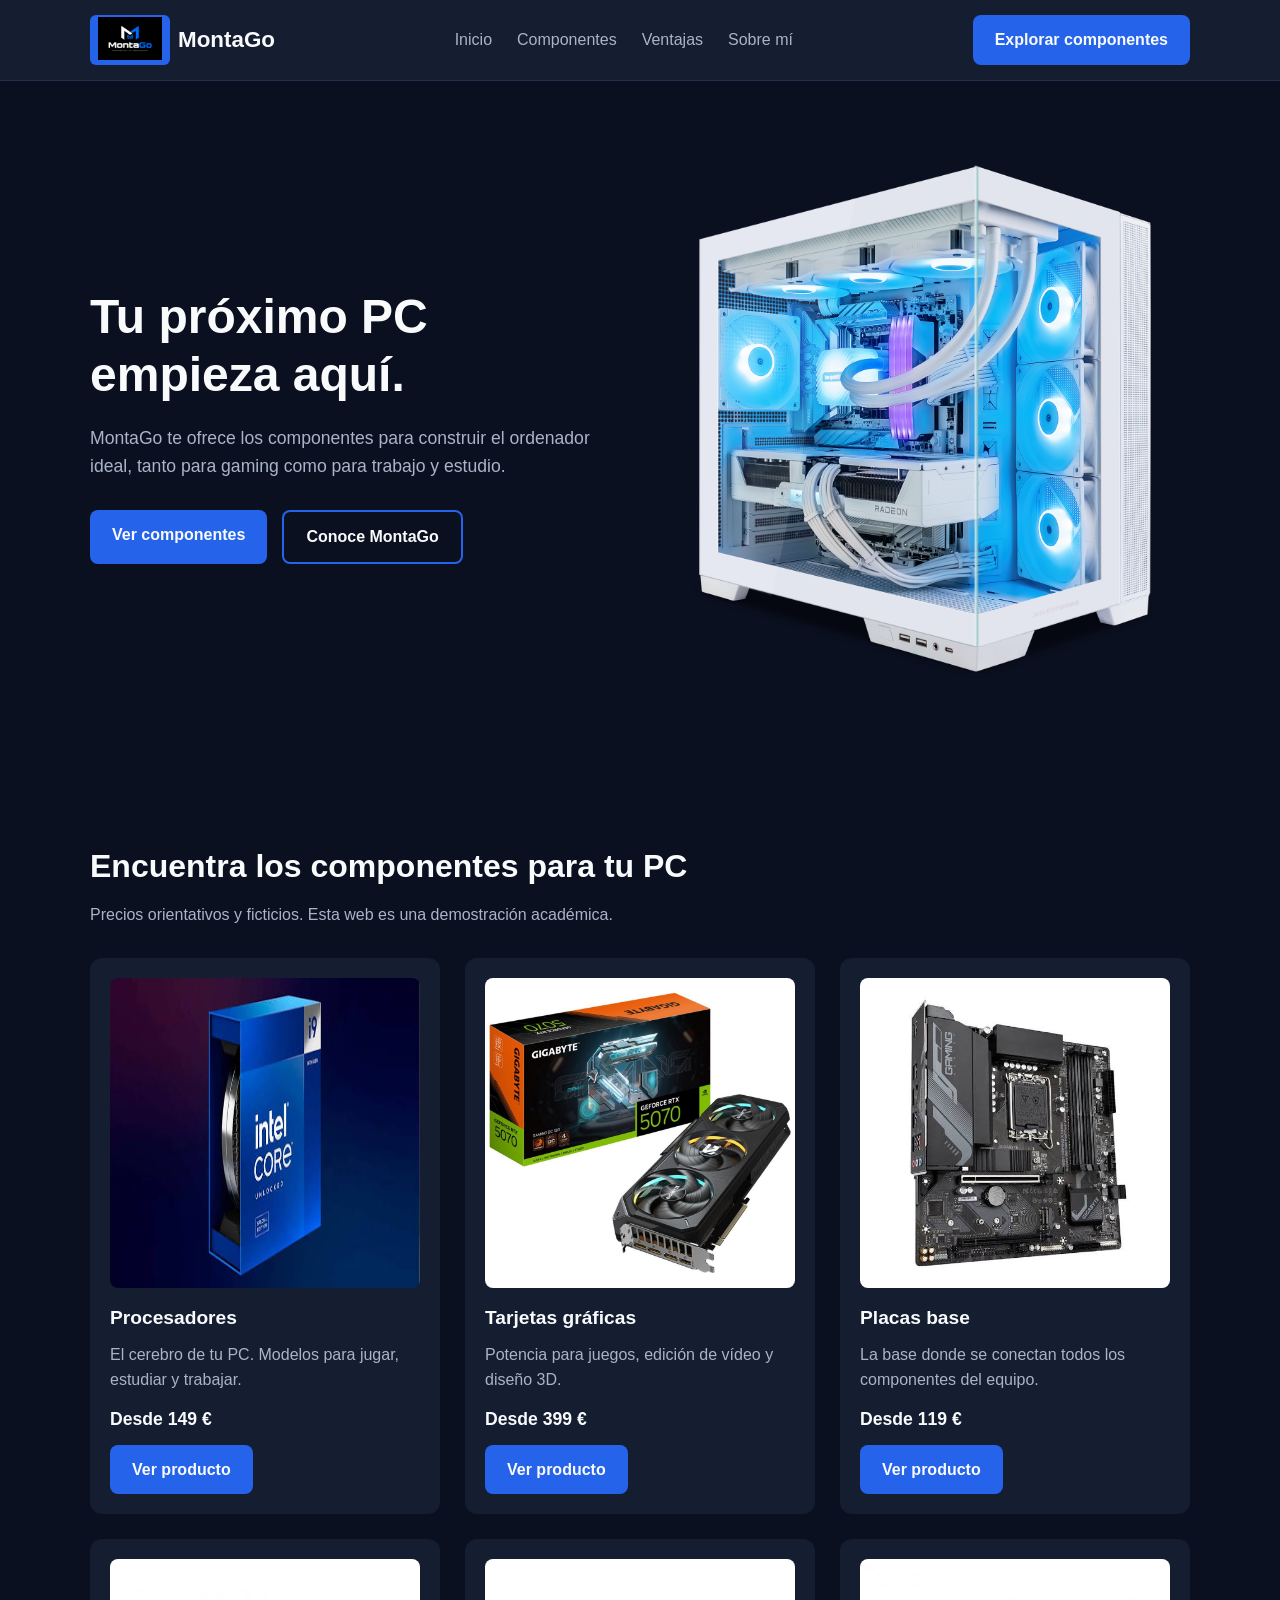
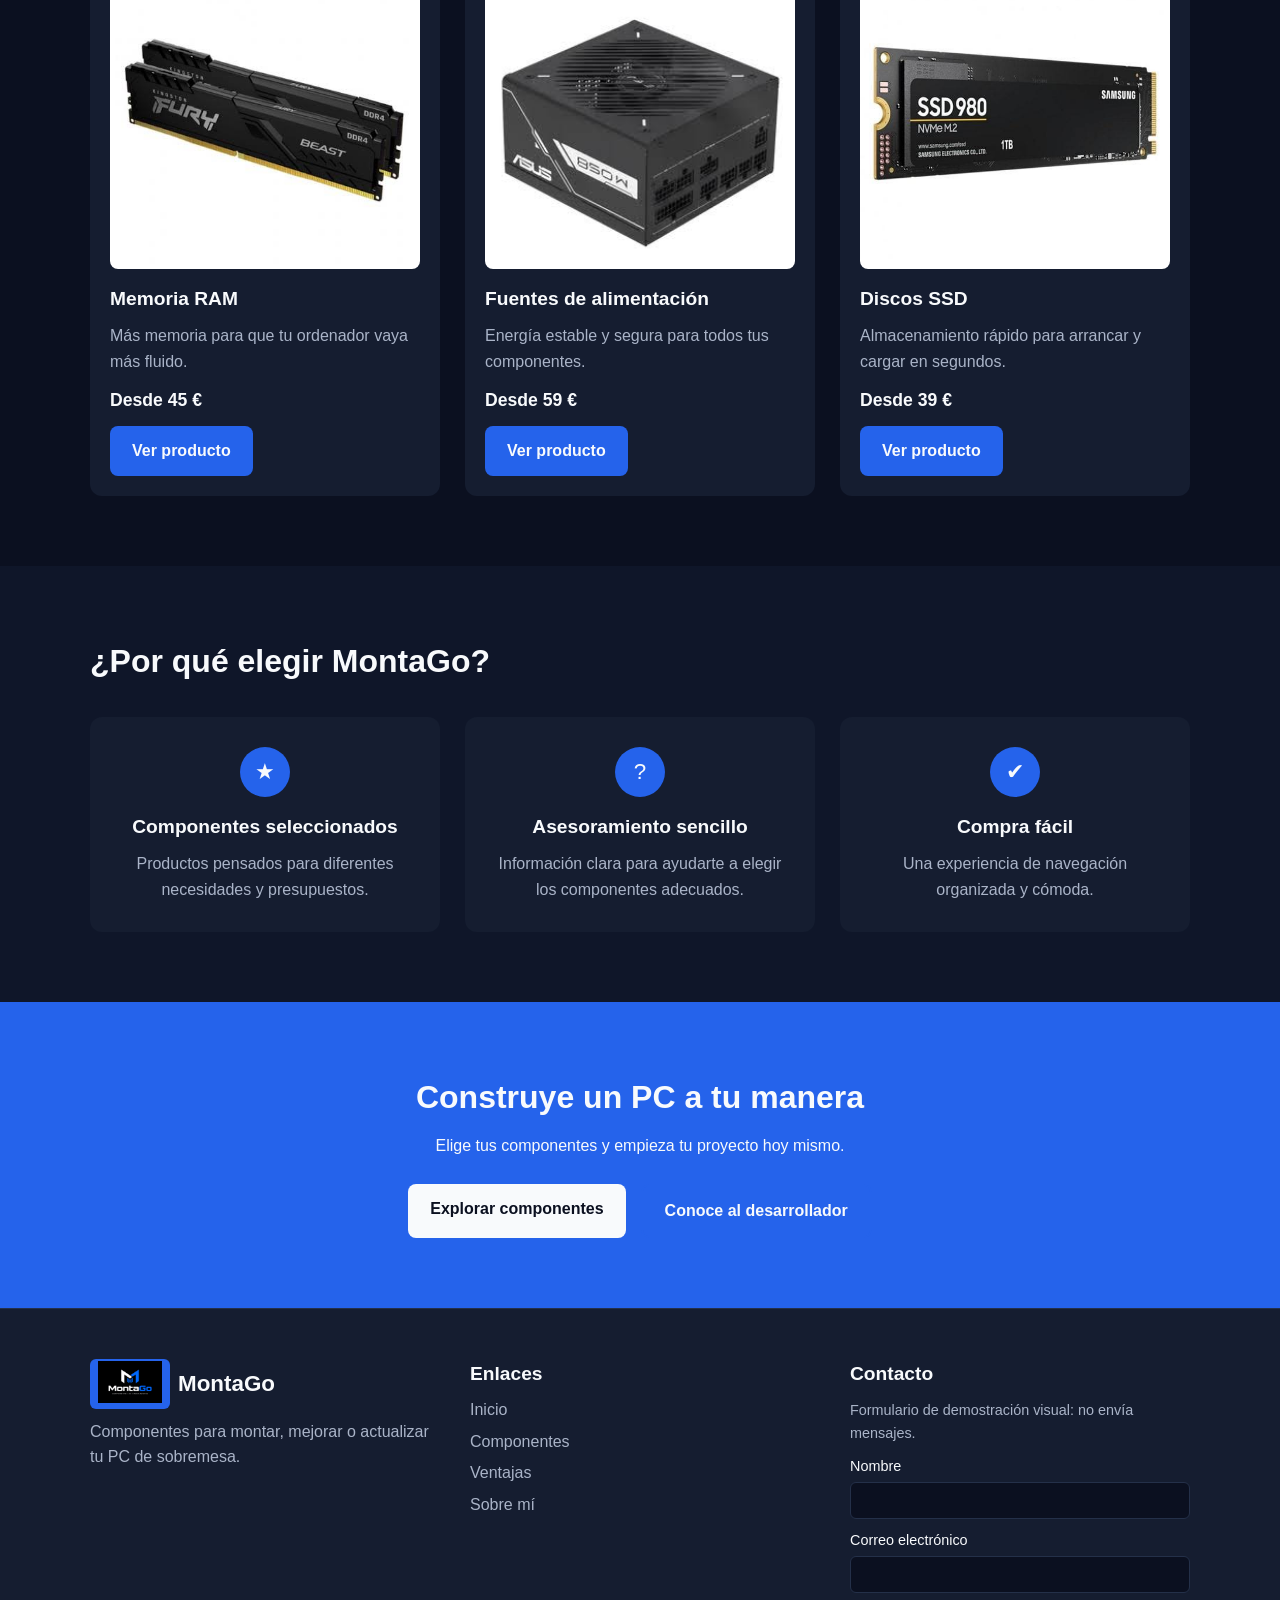
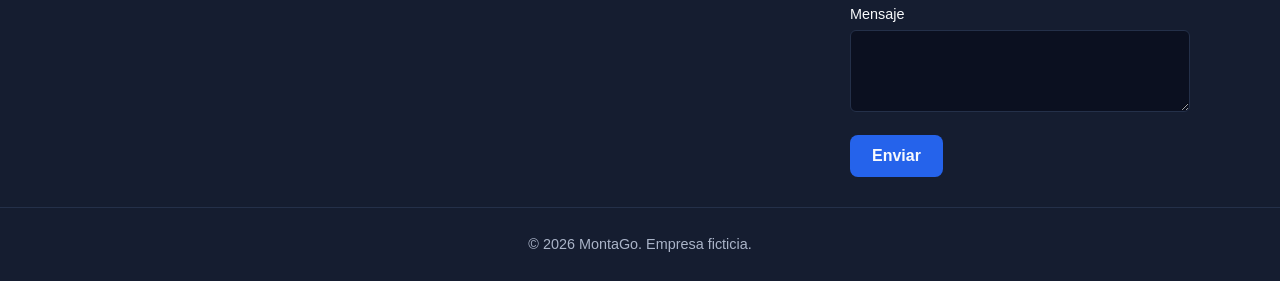
<file: index.html>
<!DOCTYPE html>
<html lang="es">
<head>
    <meta charset="UTF-8">
    <meta name="viewport" content="width=device-width, initial-scale=1.0">
    <title>MontaGo - Componentes para tu PC</title>
    <link rel="stylesheet" href="styles.css">
</head>
<body>

    <header class="cabecera">
        <div class="contenedor cabecera-contenido">

            <a href="index.html" class="logo">
                <span class="logo-simbolo"><img src="./imagenes/logo_MontaGo.png" alt="Logo de MontaGo"></span>
                <span class="logo-texto">MontaGo</span>
            </a>

            <nav class="menu">
                <a href="#inicio">Inicio</a>
                <a href="#componentes">Componentes</a>
                <a href="#ventajas">Ventajas</a>
                <a href="sobre-mi.html">Sobre mí</a>
            </nav>

            <a href="#componentes" class="boton">Explorar componentes</a>
        </div>
    </header>

    <main>

        <section class="hero" id="inicio">
            <div class="contenedor hero-contenido">

                <div class="hero-texto">
                    <h1>Tu próximo PC empieza aquí.</h1>
                    <p>
                        MontaGo te ofrece los componentes para construir el ordenador ideal,
                        tanto para gaming como para trabajo y estudio.
                    </p>
                    <div class="hero-botones">
                        <a href="#componentes" class="boton">Ver componentes</a>
                        <a href="#ventajas" class="boton boton-secundario">Conoce MontaGo</a>
                    </div>
                </div>

                <div class="hero-imagen">
                    <img src="./imagenes/pc_gaming_go.jpg" alt="Ordenador gaming con componentes iluminados">
                </div>
            </div>
        </section>

        <section class="seccion" id="componentes">
            <div class="contenedor">
                <h2>Encuentra los componentes para tu PC</h2>
                <p class="seccion-subtitulo">
                    Precios orientativos y ficticios. Esta web es una demostración académica.
                </p>

                <div class="rejilla-productos">

                    <article class="tarjeta">
                        <img src="./imagenes/procesador_go.jpg" alt="Procesador CPU" width="300" height="310">
                        <h3>Procesadores</h3>
                        <p>El cerebro de tu PC. Modelos para jugar, estudiar y trabajar.</p>
                        <p class="precio">Desde 149 €</p>
                        <a href="#componentes" class="boton">Ver producto</a>
                    </article>

                    <article class="tarjeta">
                        <img src="./imagenes/tarjeta_grafica_go.jpg" alt="Tarjeta gráfica GPU">
                        <h3>Tarjetas gráficas</h3>
                        <p>Potencia para juegos, edición de vídeo y diseño 3D.</p>
                        <p class="precio">Desde 399 €</p>
                        <a href="#componentes" class="boton">Ver producto</a>
                    </article>

                    <article class="tarjeta">
                        <img src="./imagenes/placa_base_go.jpg" alt="Placa base de ordenador">
                        <h3>Placas base</h3>
                        <p>La base donde se conectan todos los componentes del equipo.</p>
                        <p class="precio">Desde 119 €</p>
                        <a href="#componentes" class="boton">Ver producto</a>
                    </article>

                    <article class="tarjeta">
                        <img src="./imagenes/ram_go.jpg" alt="Módulos de memoria RAM">
                        <h3>Memoria RAM</h3>
                        <p>Más memoria para que tu ordenador vaya más fluido.</p>
                        <p class="precio">Desde 45 €</p>
                        <a href="#componentes" class="boton">Ver producto</a>
                    </article>

                    <article class="tarjeta">
                        <img src="./imagenes/fuente_alimentacion_go.jpg" alt="Fuente de alimentación para PC">
                        <h3>Fuentes de alimentación</h3>
                        <p>Energía estable y segura para todos tus componentes.</p>
                        <p class="precio">Desde 59 €</p>
                        <a href="#componentes" class="boton">Ver producto</a>
                    </article>

                    <article class="tarjeta">
                        <img src="./imagenes/ssd_go.jpg" alt="Disco SSD de almacenamiento">
                        <h3>Discos SSD</h3>
                        <p>Almacenamiento rápido para arrancar y cargar en segundos.</p>
                        <p class="precio">Desde 39 €</p>
                        <a href="#componentes" class="boton">Ver producto</a>
                    </article>

                </div>
            </div>
        </section>

        <section class="seccion seccion-ventajas" id="ventajas">
            <div class="contenedor">
                <h2>¿Por qué elegir MontaGo?</h2>

                <div class="rejilla-ventajas">

                    <div class="ventaja">
                        <span class="icono">★</span>
                        <h3>Componentes seleccionados</h3>
                        <p>Productos pensados para diferentes necesidades y presupuestos.</p>
                    </div>

                    <div class="ventaja">
                        <span class="icono">?</span>
                        <h3>Asesoramiento sencillo</h3>
                        <p>Información clara para ayudarte a elegir los componentes adecuados.</p>
                    </div>

                    <div class="ventaja">
                        <span class="icono">✔</span>
                        <h3>Compra fácil</h3>
                        <p>Una experiencia de navegación organizada y cómoda.</p>
                    </div>

                </div>
            </div>
        </section>

        <section class="llamada-accion">
            <div class="contenedor">
                <h2>Construye un PC a tu manera</h2>
                <p>Elige tus componentes y empieza tu proyecto hoy mismo.</p>
                <div class="hero-botones centrado">
                    <a href="#componentes" class="boton boton-blanco">Explorar componentes</a>
                    <a href="sobre-mi.html" class="boton boton-secundario">Conoce al desarrollador</a>
                </div>
            </div>
        </section>

    </main>

    <footer class="pie">
        <div class="contenedor pie-contenido">


            <div class="pie-columna">
                <a href="index.html" class="logo">
                    <span class="logo-simbolo"><img src="./imagenes/logo_MontaGo.png" alt="Logo de MontaGo"></span>
                    <span class="logo-texto">MontaGo</span>
                </a>
                <p>Componentes para montar, mejorar o actualizar tu PC de sobremesa.</p>
            </div>

            <div class="pie-columna">
                <h3>Enlaces</h3>
                <ul>
                    <li><a href="#inicio">Inicio</a></li>
                    <li><a href="#componentes">Componentes</a></li>
                    <li><a href="#ventajas">Ventajas</a></li>
                    <li><a href="sobre-mi.html">Sobre mí</a></li>
                </ul>
            </div>

            <div class="pie-columna">
                <h3>Contacto</h3>
                <p class="nota">Formulario de demostración visual: no envía mensajes.</p>
                <form action="#" method="post">
                    <label for="nombre">Nombre</label>
                    <input type="text" id="nombre" name="nombre" required>

                    <label for="correo">Correo electrónico</label>
                    <input type="email" id="correo" name="correo" required>

                    <label for="mensaje">Mensaje</label>
                    <textarea id="mensaje" name="mensaje" rows="4" required></textarea>

                    <button type="submit" class="boton">Enviar</button>
                </form>
            </div>
        </div>

        <p class="derechos">© 2026 MontaGo. Empresa ficticia.</p>
    </footer>

</body>
</html>
</file>
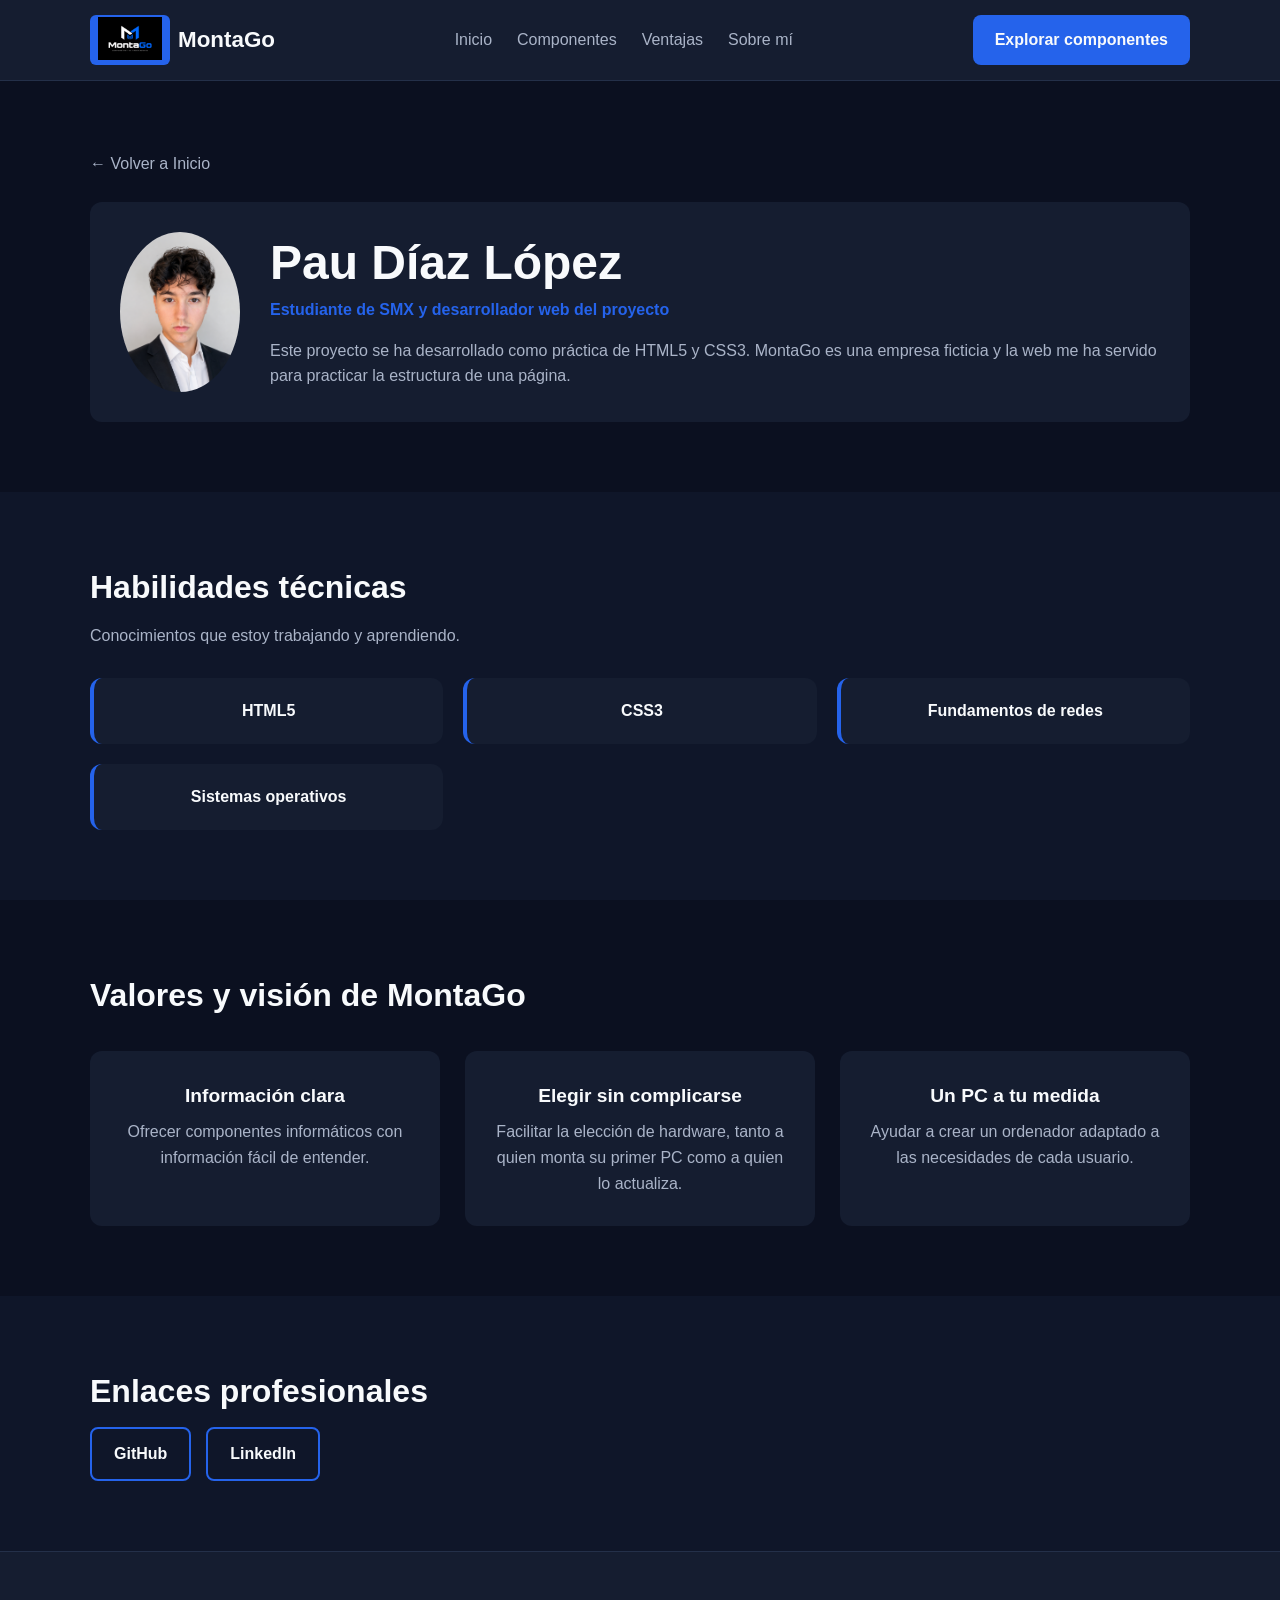
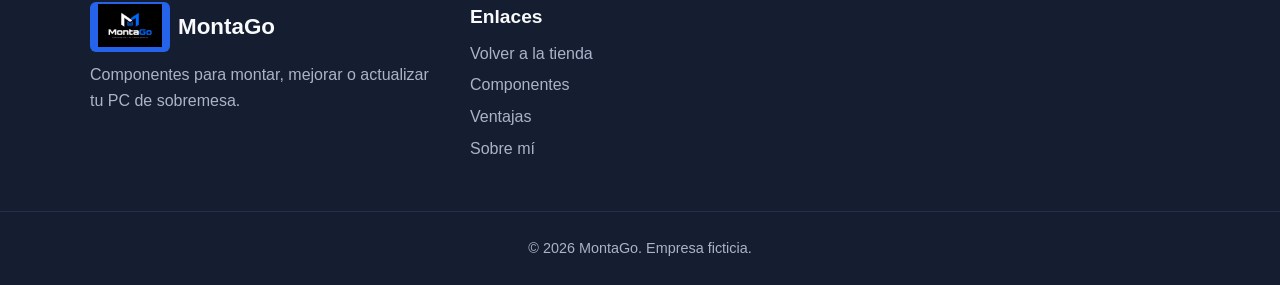
<file: sobre-mi.html>
<!DOCTYPE html>
<html lang="es">
<head>
    <meta charset="UTF-8">
    <meta name="viewport" content="width=device-width, initial-scale=1.0">
    <title>Sobre mí - MontaGo</title>
    <link rel="stylesheet" href="styles.css">
</head>
<body>

    <header class="cabecera">
        <div class="contenedor cabecera-contenido">

            <a href="index.html" class="logo">
                <span class="logo-simbolo"><img src="./imagenes/logo_MontaGo.png" alt="Logo de MontaGo"></span>
                <span class="logo-texto">MontaGo</span>
            </a>

            <nav class="menu">
                <a href="index.html">Inicio</a>
                <a href="index.html#componentes">Componentes</a>
                <a href="index.html#ventajas">Ventajas</a>
                <a href="sobre-mi.html">Sobre mí</a>
            </nav>

            <a href="index.html#componentes" class="boton">Explorar componentes</a>
        </div>
    </header>

    <main>

        <section class="seccion">
            <div class="contenedor">
            <a href="index.html" class="enlace-volver">← Volver a Inicio</a>

                <div class="perfil">
                    <img src="./imagenes/mifotoperfil.jpeg" alt="Foto de pefil mia">

                    <div>
                        <h1>Pau Díaz López</h1>
                        <p class="rol">Estudiante de SMX y desarrollador web del proyecto</p>
                        <p>
                            Este proyecto se ha desarrollado como práctica de HTML5 y CSS3.
                            MontaGo es una empresa ficticia y la web me ha servido para practicar
                            la estructura de una página.
                        </p>
                    </div>
                </div>
            </div>
        </section>

        <section class="seccion seccion-ventajas">
            <div class="contenedor">
                <h2>Habilidades técnicas</h2>
                <p class="seccion-subtitulo">Conocimientos que estoy trabajando y aprendiendo.</p>

                <div class="rejilla-habilidades">
                    <div class="habilidad">HTML5</div>
                    <div class="habilidad">CSS3</div>
                    <div class="habilidad">Fundamentos de redes</div>
                    <div class="habilidad">Sistemas operativos</div>
                </div>
            </div>
        </section>

        <section class="seccion">
            <div class="contenedor">
                <h2>Valores y visión de MontaGo</h2>

                <div class="rejilla-ventajas">
                    <div class="ventaja">
                        <h3>Información clara</h3>
                        <p>Ofrecer componentes informáticos con información fácil de entender.</p>
                    </div>
                    <div class="ventaja">
                        <h3>Elegir sin complicarse</h3>
                        <p>Facilitar la elección de hardware, tanto a quien monta su primer PC como a quien lo actualiza.</p>
                    </div>
                    <div class="ventaja">
                        <h3>Un PC a tu medida</h3>
                        <p>Ayudar a crear un ordenador adaptado a las necesidades de cada usuario.</p>
                    </div>
                </div>
            </div>
        </section>

        <section class="seccion seccion-ventajas">
            <div class="contenedor">
                <h2>Enlaces profesionales</h2>

                <div class="hero-botones">
                    <a href="https://github.com/Paudiazlopez" class="boton boton-secundario">GitHub</a>
                    <a href="https://www.linkedin.com/in/pau-diaz-lopez-872b4643b/" class="boton boton-secundario">LinkedIn</a>
                </div>
            </div>
        </section>

    </main>

    <footer class="pie">
        <div class="contenedor pie-contenido">

            <div class="pie-columna">
                <a href="index.html" class="logo">
                    <span class="logo-simbolo"><img src="./imagenes/logo_MontaGo.png" alt="Logo de MontaGo"></span>
                    <span class="logo-texto">MontaGo</span>
                </a>
                <p>Componentes para montar, mejorar o actualizar tu PC de sobremesa.</p>
            </div>

            <div class="pie-columna">
                <h3>Enlaces</h3>
                <ul>
                    <li><a href="index.html">Volver a la tienda</a></li>
                    <li><a href="index.html#componentes">Componentes</a></li>
                    <li><a href="index.html#ventajas">Ventajas</a></li>
                    <li><a href="sobre-mi.html">Sobre mí</a></li>
                </ul>
            </div>

            <div class="pie-columna">
                </ul>
            </div>
        </div>

        <p class="derechos">© 2026 MontaGo. Empresa ficticia.</p>
    </footer>

</body>
</html>
</file>
<file: styles.css>
* {
    margin: 0;
    padding: 0;
    box-sizing: border-box;
}


body {
    font-family: Arial, Helvetica, sans-serif;
    background-color: #0B1020;   /* fondo oscuro */
    color: #F8FAFC;              /* texto principal */
    line-height: 1.6;
}


img {
    max-width: 100%;
    display: block;
}

a {
    color: #F8FAFC;
    text-decoration: none;
}

h1 {
    font-size: 3rem;
    line-height: 1.2;
}

h2 {
    font-size: 2rem;
    margin-bottom: 10px;
}

h3 {
    font-size: 1.2rem;
    margin-bottom: 8px;
}


.contenedor {
    width: 90%;
    max-width: 1100px;
    margin: 0 auto;
}


.seccion {
    padding: 70px 0;
}


.seccion-ventajas {
    background-color: #0F1629;
}

.seccion-subtitulo {
    color: #AAB4C8;
    margin-bottom: 30px;
}

.boton {
    display: inline-block;
    background-color: #2563EB;
    color: #F8FAFC;
    padding: 12px 22px;
    border-radius: 8px;
    font-weight: bold;
    border: none;
    cursor: pointer;
    font-size: 1rem;
}

.boton:hover {
    background-color: #1D4ED8;
}

.boton-secundario {
    background-color: transparent;
    border: 2px solid #2563EB;
}

.boton-secundario:hover {
    background-color: #2563EB;
}


.boton-blanco {
    background-color: #F8FAFC;
    color: #0B1020;
}

.boton-blanco:hover {
    background-color: #AAB4C8;
}



.cabecera {
    background-color: #151D30;
    padding: 15px 0;
    border-bottom: 1px solid #243049;
}


.cabecera-contenido {
    display: flex;
    justify-content: space-between;
    align-items: center;
    gap: 20px;
}

.logo {
    display: flex;
    align-items: center;
    gap: 8px;
}

.logo-simbolo {
    background-color: #2563EB;
    color: #F8FAFC;
    padding: 2px 8px;
    border-radius: 6px;
    font-size: 1.2rem;
    width: 80px;
    height: 50px;
}

.logo-texto {
    font-size: 1.4rem;
    font-weight: bold;
}

.menu {
    display: flex;
    gap: 25px;
}

.menu a {
    color: #AAB4C8;
}

.menu a:hover {
    color: #F8FAFC;
}



.hero {
    padding: 80px 0;
}


.hero-contenido {
    display: flex;
    align-items: center;
    gap: 40px;
}

.hero-texto {
    flex: 1;
}

.hero-texto p {
    color: #AAB4C8;
    font-size: 1.1rem;
    margin: 20px 0 30px 0;
}

.hero-imagen {
    flex: 1;
}

.hero-imagen img {
    border-radius: 12px;
    width: 100%;
}

.hero-botones {
    display: flex;
    gap: 15px;
    flex-wrap: wrap;
}

.centrado {
    justify-content: center;
}


.rejilla-productos {
    display: grid;
    grid-template-columns: repeat(3, 1fr);
    gap: 25px;
}

.tarjeta {
    background-color: #151D30;
    padding: 20px;
    border-radius: 12px;
}

.tarjeta img {
    border-radius: 8px;
    margin-bottom: 15px;
    width: 100%;
}

.tarjeta p {
    color: #AAB4C8;
    margin-bottom: 12px;
}

.precio {
    color: #F8FAFC !important;
    font-weight: bold;
    font-size: 1.1rem;
}



.rejilla-ventajas {
    display: grid;
    grid-template-columns: repeat(3, 1fr);
    gap: 25px;
    margin-top: 30px;
}

.ventaja {
    background-color: #151D30;
    padding: 30px 25px;
    border-radius: 12px;
    text-align: center;
}

.ventaja p {
    color: #AAB4C8;
}

.icono {
    display: inline-block;
    background-color: #2563EB;
    width: 50px;
    height: 50px;
    line-height: 50px;
    border-radius: 50%;
    font-size: 1.4rem;
    margin-bottom: 15px;
}



.llamada-accion {
    background-color: #2563EB;
    padding: 70px 0;
    text-align: center;
}

.llamada-accion p {
    margin-bottom: 25px;
}



.enlace-volver {
    color: #AAB4C8;
    display: inline-block;
    margin-bottom: 25px;
}

.enlace-volver:hover {
    color: #F8FAFC;
}


.perfil {
    display: flex;
    align-items: center;
    gap: 30px;
    background-color: #151D30;
    padding: 30px;
    border-radius: 12px;
}

.perfil img {
    width: 160px;
    height: 160px;
    border-radius: 50%;
}

.perfil p {
    color: #AAB4C8;
}

.rol {
    color: #2563EB !important;
    font-weight: bold;
    margin: 5px 0 15px 0;
}


.rejilla-habilidades {
    display: grid;
    grid-template-columns: repeat(3, 1fr);
    gap: 20px;
}

.habilidad {
    background-color: #151D30;
    padding: 20px;
    border-radius: 12px;
    text-align: center;
    font-weight: bold;
    border-left: 4px solid #2563EB;
}



.pie {
    background-color: #151D30;
    padding-top: 50px;
    border-top: 1px solid #243049;
}


.pie-contenido {
    display: flex;
    gap: 40px;
    justify-content: space-between;
}

.pie-columna {
    flex: 1;
}

.pie-columna p {
    color: #AAB4C8;
    margin-top: 10px;
}

.pie-columna ul {
    list-style: none;
    margin-bottom: 20px;
}

.pie-columna li {
    margin-bottom: 6px;
}

.pie-columna li a {
    color: #AAB4C8;
}

.pie-columna li a:hover {
    color: #F8FAFC;
}

.nota {
    font-size: 0.9rem;
}


form label {
    display: block;
    margin-top: 10px;
    margin-bottom: 4px;
    font-size: 0.9rem;
}

form input,
form textarea {
    width: 100%;
    padding: 10px;
    border-radius: 6px;
    border: 1px solid #243049;
    background-color: #0B1020;
    color: #F8FAFC;
    font-family: Arial, Helvetica, sans-serif;
}

form button {
    margin-top: 15px;
}

.derechos {
    text-align: center;
    color: #AAB4C8;
    padding: 25px 0;
    margin-top: 30px;
    border-top: 1px solid #243049;
    font-size: 0.9rem;
}

@media (max-width: 900px) {

    .rejilla-productos,
    .rejilla-habilidades {
        grid-template-columns: repeat(2, 1fr);
    }

    .rejilla-ventajas {
        grid-template-columns: 1fr;
    }

    h1 {
        font-size: 2.4rem;
    }
}

@media (max-width: 600px) {

    .cabecera-contenido {
        flex-direction: column;
    }

    .menu {
        flex-wrap: wrap;
        justify-content: center;
        gap: 15px;
    }

    .hero-contenido,
    .perfil,
    .pie-contenido {
        flex-direction: column;
        text-align: center;
    }

    .hero-botones {
        justify-content: center;
    }

  
    .rejilla-productos,
    .rejilla-habilidades {
        grid-template-columns: 1fr;
    }

    h1 {
        font-size: 2rem;
    }

    h2 {
        font-size: 1.6rem;
    }

    .seccion,
    .hero {
        padding: 45px 0;
    }
}
</file>
